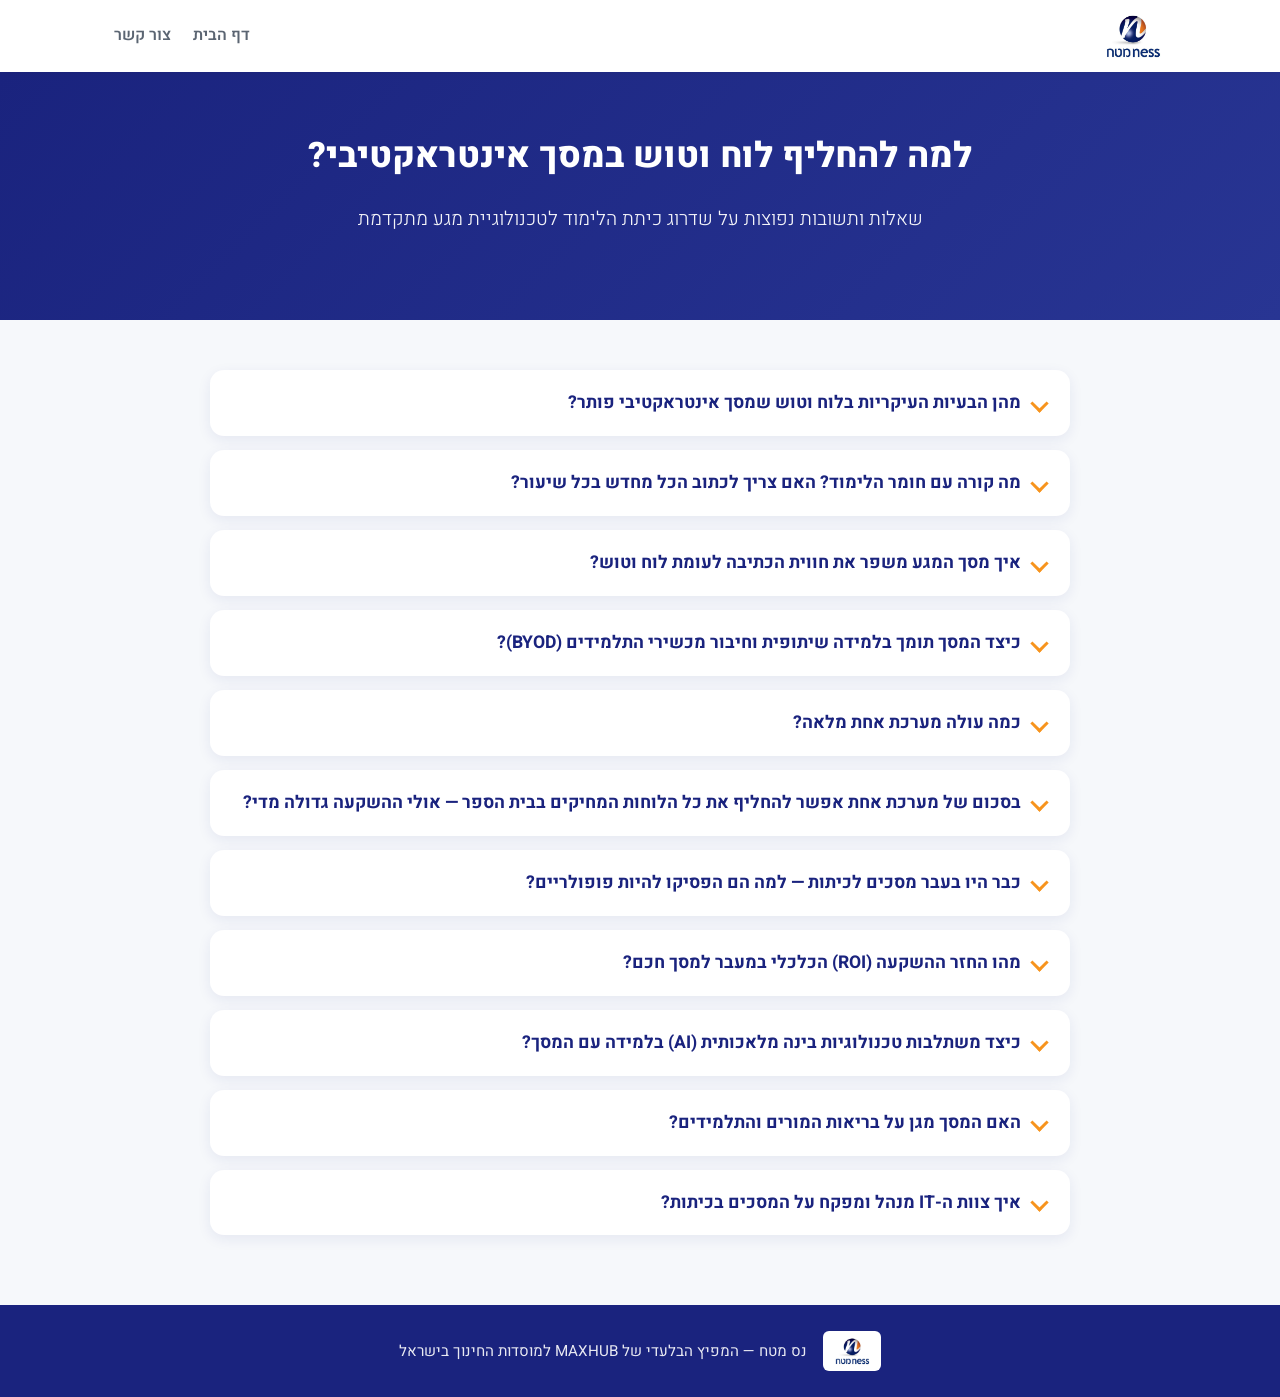
<file: faq.html>
<!DOCTYPE html>
<html lang="he" dir="rtl">
<head>
  <meta charset="UTF-8">
  <meta name="viewport" content="width=device-width, initial-scale=1.0">
  <title>שאלות ותשובות — MAXHUB | נס מטח</title>
  <meta name="description" content="שאלות ותשובות נפוצות על שדרוג כיתת הלימוד לטכנולוגיית מגע מתקדמת — למה להחליף לוח וטוש במסך אינטראקטיבי.">
  <link rel="icon" href="images/favicon.png">
  <link rel="preconnect" href="https://fonts.googleapis.com">
  <link rel="preconnect" href="https://fonts.gstatic.com" crossorigin>
  <link href="https://fonts.googleapis.com/css2?family=Heebo:wght@300;400;600;800&display=swap" rel="stylesheet">
  <link rel="stylesheet" href="style.css">
</head>
<body>

  <header class="site-header">
    <div class="container header-inner">
      <a class="logo-link" href="https://site.ness-matach.co.il/" target="_blank" rel="noopener">
        <img class="logo-img" src="images/ness-logo.jpg" alt="נס מטח">
      </a>
      <nav class="site-nav">
        <a href="index.html">דף הבית</a>
        <a href="index.html#contact">צור קשר</a>
      </nav>
    </div>
  </header>

  <section class="hero faq-hero">
    <div class="container">
      <h1>למה להחליף לוח וטוש במסך אינטראקטיבי?</h1>
      <p class="hero-sub">שאלות ותשובות נפוצות על שדרוג כיתת הלימוד לטכנולוגיית מגע מתקדמת</p>
    </div>
  </section>

  <main class="container">

    <section class="faq-page">
      <div class="faq">

      <details class="qa">
        <summary>מהן הבעיות העיקריות בלוח וטוש שמסך אינטראקטיבי פותר?</summary>
        <div class="answer">
          <p>לוח וטוש מסורתי יוצר מספר אתגרים מרכזיים בכיתה הלימודית:</p>
          <ul>
            <li><strong>אובדן קשב ומעורבות:</strong> קשה לשמור על ריכוז התלמידים בשיעורים ארוכים ללא אלמנטים ויזואליים ואינטראקטיביים.</li>
            <li><strong>סרבול טכנולוגי:</strong> בזבוז זמן יקר על חיבור כבלים, הגדרות ותקלות טכניות בעת שילוב מצגות.</li>
            <li><strong>קושי בלמידה היברידית:</strong> לוח וטוש אינו מאפשר לשלב בצורה חלקה תלמידים הלומדים מהבית יחד עם כיתה פרונטלית.</li>
          </ul>
        </div>
      </details>

      <details class="qa">
        <summary>מה קורה עם חומר הלימוד? האם צריך לכתוב הכל מחדש בכל שיעור?</summary>
        <div class="answer">
          <p>לא. מסך אינטראקטיבי מאפשר לנהל את תוכן השיעור בצורה דיגיטלית הוליסטית מקצה לקצה:</p>
          <ul>
            <li><strong>הכנה מראש:</strong> יצירת תכנים אינטראקטיביים בקלות לפני השיעור.</li>
            <li><strong>הקלטה בלחיצת כפתור:</strong> הקלטת השיעור, קול המורה ותוכן המסך באופן אוטומטי.</li>
            <li><strong>הפצה ונגישות:</strong> העלאה ישירה של השיעורים והסיכומים לשרתי בית הספר או ל-Moodle לטובת תלמידים שנעדרו או לצורך חזרה למבחנים.</li>
          </ul>
        </div>
      </details>

      <details class="qa">
        <summary>איך מסך המגע משפר את חווית הכתיבה לעומת לוח וטוש?</summary>
        <div class="answer">
          <p>מסכי מגע מתקדמים מציעים חווית כתיבה טבעית המדמה כתיבה על נייר או לוח, ללא החסרונות של טושים שמתייבשים או נמחקים באופן חלקי:</p>
          <ul>
            <li><strong>אפס השהיה (Near Zero Latency):</strong> התגובה של המסך מיידית וחלקה.</li>
            <li><strong>זיהוי עוצמת לחיצה:</strong> עובי הקו משתנה לפי עוצמת הלחיצה של המורה.</li>
            <li><strong>50 נקודות מגע בו-זמנית:</strong> מאפשר למספר משתתפים לכתוב ולעבוד על המסך בו-זמנית.</li>
          </ul>
        </div>
      </details>

      <details class="qa">
        <summary>כיצד המסך תומך בלמידה שיתופית וחיבור מכשירי התלמידים (BYOD)?</summary>
        <div class="answer">
          <p>בניגוד ללוח רגיל שבו רק המורה כותב, מסך אינטראקטיבי מאפשר למידה דו-כיוונית — תלמידים יכולים לשתף באופן אלחוטי את מסך הנייד, הטאבלט או הלפטופ שלהם:</p>
          <ul>
            <li><strong>תמיכה בכל הפרוטוקולים המובילים:</strong> AirPlay, Chromecast, Miracast ו-DLNA.</li>
            <li><strong>פיצול מסך חכם:</strong> הצגת עד 4 מסכי תלמידים במקביל (ועד 9 בתוכנות מתקדמות) להשוואה, עבודה בקבוצות וביקורת עמיתים.</li>
          </ul>
        </div>
      </details>

      <details class="qa">
        <summary>כמה עולה מערכת אחת מלאה?</summary>
        <div class="answer">
          <p>בתקופת ההרצה מחיר המערכת הוא רק 16,950 ש"ח בתוספת מע"מ. המחיר כולל:</p>
          <ul>
            <li><strong>מסך מגע 86 אינץ'</strong></li>
            <li><strong>מחשב מוטמע במערכת:</strong> מחשב Windows 11 מלא</li>
            <li><strong>שני לוחות מחיקים</strong> — מימין ומשמאל — לכתיבה מסורתית בטוש, מסונכרנים עם המסך הראשי</li>
            <li><strong>הובלה לאתר והתקנה מלאה</strong></li>
            <li><strong>שלוש שנים אחריות מלאה באתר</strong></li>
          </ul>
        </div>
      </details>

      <details class="qa">
        <summary>בסכום של מערכת אחת אפשר להחליף את כל הלוחות המחיקים בבית הספר — אולי ההשקעה גדולה מדי?</summary>
        <div class="answer">
          <p>בואו נפרק את הרכיבים כדי להבין את העלות האמיתית:</p>
          <ul>
            <li><strong>מחשב Windows</strong> חייב להיות בכל כיתה בכל מקרה — מחשב כזה עולה כ-3,000 ש"ח בפני עצמו.</li>
            <li><strong>המסך עצמו</strong> מחליף ערכת מקרן מלאה בכיתה — וגם לזה יש עלות ידועה.</li>
            <li><strong>שני לוחות מחיקים מסורתיים</strong> — <strong>כמו פעם</strong>, מסונכרנים למסך הראשי — למי שעדיין רוצה לכתוב בטוש.</li>
            <li><strong>שלוש שנות אחריות מלאה</strong> על שלושת הרכיבים — שלוש שנים בלי החלפת נורות למקרן ובלי תשלום על תיקוני מחשבים. גם זה שווה כסף.</li>
          </ul>
          <p>ומעבר לזה — יש דברים שקשה לכמת בכסף:</p>
          <p>כמה שיעורים פרטיים יחסכו לתלמידים בזכות היכולת להיכנס לענן הבית-ספרי ולצפות בשיעור מוקלט — עם המורה שהתלמיד מכיר, בסביבה שהוא מכיר ובמונחים שהוא מכיר?</p>
          <p>דמיינו שכבר יש לוחות חכמים בכל השכבה, וצריך מרתון חזרה למבחן במתמטיקה — אבל יש רק מורה זמין אחד. המורה מעביר שיעור סימולטני לכל השכבה מכיתה אחת: תלמיד מכיתה אחרת יכול לשאול שאלה, כולם רואים ושומעים אותו, והמורה משיב לו. האם אפשר לכמת יתרון כזה בכסף?</p>
          <p>את ברכת שנה טובה — ראש העיר ישדר ישירות מלשכתו לכלל התלמידים, בשידור חי לכל הכיתות... זה כבר שווה זהב!</p>
        </div>
      </details>

      <details class="qa">
        <summary>כבר היו בעבר מסכים לכיתות — למה הם הפסיקו להיות פופולריים?</summary>
        <div class="answer">
          <p>בעבר לא היה יצרן ברמה של MAXHUB העולמית שלקח על עצמו לייצר פתרון עובד — במיוחד לכיתות לימוד. הפתרון כולל:</p>
          <ul>
            <li>מסך עמיד למכות ולעבודה יומיומית בכיתה.</li>
            <li>זווית צפייה רחבה — התלמיד רואה היטב גם כשהוא יושב בזווית למסך.</li>
            <li>פיתוח תכנים ייעודי למסך.</li>
            <li>תמיכה ושלוש שנות אחריות על ידי נציגות רצינית בישראל — יבואן מוכר הפועל בתחום משנות ה-80.</li>
          </ul>
          <p>והפתרון מגיע בדיוק בזמן שהתנאים הבשילו בארץ: אינטרנט סיבים כמעט בכל בית ספר, מסכים התומכים ברזולוציית 4K, צבעים ורגישות שלא היו בעבר — וההחלטות הפדגוגיות והתקציב בידי המנהל/ת.</p>
          <p>יש מאות התקנות בעולם וכבר עשרות התקנות בארץ — עם ממליצים מרוצים.</p>
        </div>
      </details>

      <details class="qa">
        <summary>מהו החזר ההשקעה (ROI) הכלכלי במעבר למסך חכם?</summary>
        <div class="answer">
          <p>מעבר למסך אינטראקטיבי מייצר חיסכון כספי ישיר וארוך טווח:</p>
          <ul>
            <li><strong>חיסכון משמעותי בשיעורים פרטיים לתלמידים:</strong> תלמיד שנעדר צופה בשיעור המוקלט של המורה שלו — במקום שיעור פרטי בתשלום.</li>
            <li>ביטול הרכש השוטף של טושים, מוחקים וציוד מתכלה.</li>
            <li>חיסכון דרסטי בהדפסות, טונרים ונייר.</li>
            <li>ביטול הצורך בהחלפת נורות מקרן יקרות והתייעלות אנרגטית.</li>
            <li>עמידות גבוהה לאורך זמן בזכות זכוכית מוקשחת (Mohs Level 7) למניעת שריטות ושברים.</li>
          </ul>
        </div>
      </details>

      <details class="qa">
        <summary>כיצד משתלבות טכנולוגיות בינה מלאכותית (AI) בלמידה עם המסך?</summary>
        <div class="answer">
          <p>המסכים כוללים רכיבי מעבד ייעודיים ל-AI המאפשרים תכונות מתקדמות:</p>
          <ul>
            <li><strong>Circle &amp; Go:</strong> הקפת טקסט או אלמנט בעיגול על המסך לקבלת מידע מיידי מוויקיפדיה או תמונות מהרשת.</li>
            <li><strong>Live Subtitles:</strong> יצירת כתוביות ותרגום בזמן אמת עבור סרטונים המוקרנים בכיתה.</li>
            <li><strong>Video Pilot:</strong> חלוקה אוטומטית של סרטוני וידאו ארוכים לפרקים וסיכומים ממוקדים.</li>
          </ul>
        </div>
      </details>

      <details class="qa">
        <summary>האם המסך מגן על בריאות המורים והתלמידים?</summary>
        <div class="answer">
          <p>כן, למסכים אינטראקטיביים יש יתרון בריאותי בולט על פני לוח וטוש או מקרנים:</p>
          <ul>
            <li><strong>הגנה על העיניים:</strong> נטרול אור כחול ומניעת הבהובים (Flicker-Free בתקן TÜV הרשמי), יחד עם זווית צפייה רחבה וסינון השתקפויות (Anti-Glare).</li>
            <li><strong>היגיינה:</strong> זכוכית אנטי-בקטריאלית המונעת העברת חיידקים במגע של מורים ותלמידים במסך.</li>
            <li><strong>סביבה נקייה:</strong> ללא ריחות טושים או אבק גיר מזיק.</li>
          </ul>
        </div>
      </details>

      <details class="qa">
        <summary>איך צוות ה-IT מנהל ומפקח על המסכים בכיתות?</summary>
        <div class="answer">
          <p>מערכות ניהול בענן (כגון MAXHUB Pivot) מאפשרות לצוות המחשוב:</p>
          <ul>
            <li>לעדכן גרסאות, להדליק/לכבות מסכים ולפתור תקלות מרחוק מבלי להגיע פיזית לכיתה.</li>
            <li>לשדר הודעות חירום, התראות או לוחות זמנים באופן מיידי לכל המסכים בבית הספר בו-זמנית.</li>
            <li>לקבל דוחות על זמני שימוש לצורך התייעלות באנרגיה ומשאבים.</li>
          </ul>
        </div>
      </details>
      </div>
    </section>

  </main>

  <footer class="site-footer">
    <div class="container footer-inner">
      <img class="footer-logo" src="images/ness-logo.jpg" alt="נס מטח">
      <p>נס מטח — המפיץ הבלעדי של MAXHUB למוסדות החינוך בישראל</p>
    </div>
  </footer>

</body>
</html>
</file>
<file: style.css>
:root {
  --brand: #1a237e;
  --accent: #f7941e;
  --text: #222;
  --muted: #5b6572;
  --bg: #f6f8fb;
}

* { box-sizing: border-box; margin: 0; padding: 0; }

html { scroll-behavior: smooth; }

body {
  font-family: 'Heebo', 'Segoe UI', Arial, sans-serif;
  color: var(--text);
  background: var(--bg);
  line-height: 1.7;
}

.container {
  max-width: 1100px;
  margin: 0 auto;
  padding: 0 24px;
}

/* Header */
.site-header {
  position: sticky;
  top: 0;
  z-index: 10;
  background: #fff;
  box-shadow: 0 2px 8px rgba(0,0,0,.06);
}

.header-inner {
  display: flex;
  align-items: center;
  justify-content: space-between;
  padding-top: 10px;
  padding-bottom: 10px;
}

.logo-link { display: flex; align-items: center; }

.logo-img {
  height: 52px;
  width: auto;
  display: block;
}

.site-nav { display: flex; gap: 22px; }

.site-nav a {
  color: var(--muted);
  text-decoration: none;
  font-weight: 600;
  transition: color .2s;
}

.site-nav a:hover { color: var(--accent); }

/* Hero */
.hero {
  background: linear-gradient(135deg, var(--brand), #283593);
  color: #fff;
  text-align: center;
  padding: 80px 0;
}

.hero h1 {
  font-size: 2.9rem;
  font-weight: 800;
}

.hero-sub {
  margin: 16px 0 30px;
  font-size: 1.2rem;
  font-weight: 300;
  opacity: .95;
}

.btn {
  display: inline-block;
  background: var(--accent);
  color: #fff;
  padding: 12px 32px;
  border-radius: 30px;
  text-decoration: none;
  font-weight: 600;
  transition: transform .2s, box-shadow .2s;
}

.btn:hover {
  transform: translateY(-2px);
  box-shadow: 0 6px 16px rgba(247,148,30,.4);
}

/* Feature sections — full-width banners */
.feature { padding: 60px 0 20px; }

.feature h2 {
  font-size: 1.9rem;
  color: var(--brand);
  margin-bottom: 12px;
  text-align: center;
}

.feature .lead {
  font-size: 1.1rem;
  color: var(--muted);
  max-width: 760px;
  margin: 0 auto 28px;
  text-align: center;
}

.feature-banner {
  width: 100%;
  border-radius: 14px;
  box-shadow: 0 10px 30px rgba(26,35,126,.18);
  display: block;
}

/* Compare — boring classroom vs MAXHUB */
.compare {
  display: grid;
  grid-template-columns: 1fr 1fr;
  gap: 24px;
}

.compare-card {
  border-radius: 14px;
  overflow: hidden;
  background: #fff;
  box-shadow: 0 10px 30px rgba(26,35,126,.18);
}

.compare-card img {
  width: 100%;
  aspect-ratio: 16 / 10;
  object-fit: cover;
  display: block;
}

.compare-card figcaption {
  padding: 14px 18px;
  text-align: center;
  font-weight: 600;
  font-size: 1.05rem;
  color: var(--brand);
}

/* Why Ness */
.why-ness { padding: 60px 0 20px; }

.why-ness h2 {
  font-size: 1.9rem;
  color: var(--brand);
  text-align: center;
  margin-bottom: 30px;
}

.cards {
  display: grid;
  grid-template-columns: repeat(3, 1fr);
  gap: 24px;
}

.card {
  background: #fff;
  border-radius: 14px;
  padding: 28px 24px;
  box-shadow: 0 6px 20px rgba(26,35,126,.10);
  border-top: 4px solid var(--accent);
}

.card h3 {
  color: var(--brand);
  margin-bottom: 10px;
  font-size: 1.2rem;
}

.card p { color: var(--muted); font-size: .98rem; }

/* CEO quote */
.ceo-quote {
  text-align: center;
  padding: 60px 0;
}

.ceo-quote blockquote {
  font-size: 1.6rem;
  font-weight: 600;
  color: var(--brand);
  max-width: 720px;
  margin: 0 auto 12px;
}

.ceo-name { color: var(--muted); font-weight: 600; }

.link-more {
  display: inline-block;
  margin-top: 10px;
  color: var(--accent);
  font-weight: 600;
  text-decoration: none;
}

.link-more:hover { text-decoration: underline; }

/* Videos */
.videos { padding: 60px 0 20px; }

.videos h2 {
  font-size: 1.9rem;
  color: var(--brand);
  text-align: center;
  margin-bottom: 8px;
}

.videos .lead {
  text-align: center;
  color: var(--muted);
  margin-bottom: 28px;
}

.video-layout {
  display: grid;
  grid-template-columns: 1.5fr 1fr;
  gap: 24px;
  align-items: start;
}

.video-frame { position: sticky; top: 90px; }

.video-frame iframe,
.video-frame video,
#ytplayer {
  width: 100%;
  aspect-ratio: 16 / 9;
  border: 0;
  border-radius: 14px;
  box-shadow: 0 8px 24px rgba(26,35,126,.15);
  background: #000;
  display: block;
}

.overview-video {
  position: static;
  max-width: 860px;
  margin: 0 auto;
}

.chapters {
  list-style: none;
  display: flex;
  flex-direction: column;
  gap: 8px;
}

.chapters button {
  width: 100%;
  display: flex;
  align-items: baseline;
  gap: 10px;
  text-align: right;
  font-family: inherit;
  font-size: .95rem;
  line-height: 1.4;
  color: var(--text);
  background: #fff;
  border: 1px solid #e2e8f0;
  border-radius: 10px;
  padding: 10px 14px;
  cursor: pointer;
  transition: border-color .2s, background .2s;
}

.chapters button:hover { border-color: var(--accent); }

.chapters button.active {
  background: #fff4e6;
  border-color: var(--accent);
}

.ch-time {
  font-weight: 700;
  color: var(--brand);
  direction: ltr;
  unicode-bidi: embed;
  flex-shrink: 0;
}

/* Contact */
.contact {
  text-align: center;
  padding: 20px 0 80px;
}

.contact h2 {
  font-size: 1.9rem;
  color: var(--brand);
  margin-bottom: 8px;
}

.contact .lead { color: var(--muted); margin-bottom: 28px; }

.contact-actions {
  display: flex;
  justify-content: center;
  align-items: stretch;
  gap: 20px;
  flex-wrap: wrap;
  margin-bottom: 28px;
}

.mail-btn,
.whatsapp-btn {
  display: flex;
  align-items: center;
  gap: 14px;
  font-weight: 700;
  font-size: 1.1rem;
  border-radius: 14px;
  padding: 20px 34px;
  text-decoration: none;
  transition: transform .2s;
}

.mail-btn {
  background: var(--brand);
  color: #fff;
  box-shadow: 0 6px 20px rgba(26,35,126,.30);
}

.mail-btn svg { width: 30px; height: 30px; flex-shrink: 0; }

.whatsapp-btn {
  background: #25d366;
  color: #fff;
  box-shadow: 0 6px 20px rgba(37,211,102,.35);
}

.whatsapp-btn img { width: 30px; height: 30px; flex-shrink: 0; }

.mail-btn:hover,
.whatsapp-btn:hover { transform: translateY(-3px); }

.btn-text {
  display: flex;
  flex-direction: column;
  align-items: flex-start;
  line-height: 1.4;
  text-align: right;
}

.btn-text small {
  font-weight: 400;
  font-size: .85rem;
  opacity: .9;
}

.links-row {
  display: flex;
  justify-content: center;
  flex-wrap: wrap;
  gap: 24px;
}

.links-row a {
  color: var(--brand);
  font-weight: 600;
  text-decoration: none;
}

.links-row a:hover { color: var(--accent); }

/* FAQ accordion */
.faq-hero { padding: 55px 0; }

.faq-page { padding: 50px 0 70px; }

.faq-hero h1 { font-size: 2.2rem; }

.faq {
  max-width: 860px;
  margin: 0 auto;
  display: flex;
  flex-direction: column;
  gap: 14px;
}

.qa {
  background: #fff;
  border-radius: 14px;
  box-shadow: 0 4px 14px rgba(26,35,126,.08);
  overflow: hidden;
}

.qa summary {
  list-style: none;
  cursor: pointer;
  padding: 18px 24px;
  font-weight: 700;
  font-size: 1.1rem;
  color: var(--brand);
  display: flex;
  align-items: center;
  gap: 12px;
  transition: color .2s;
}

.qa summary::-webkit-details-marker { display: none; }

.qa summary::before {
  content: "";
  flex-shrink: 0;
  width: 10px;
  height: 10px;
  border-inline-end: 3px solid var(--accent);
  border-bottom: 3px solid var(--accent);
  transform: rotate(-45deg);
  transition: transform .25s;
}

.qa[open] summary::before { transform: rotate(45deg); }

.qa summary:hover { color: var(--accent); }

.qa .answer {
  padding: 0 24px 20px;
  color: var(--text);
}

.qa .answer p { margin-bottom: 10px; }

.qa .answer ul { padding-inline-start: 22px; }

.qa .answer li { margin-bottom: 8px; }

.qa .answer strong { color: var(--brand); }

/* Footer */
.site-footer {
  background: var(--brand);
  color: #fff;
  padding: 26px 0;
}

.footer-inner {
  display: flex;
  align-items: center;
  justify-content: center;
  gap: 16px;
  flex-wrap: wrap;
}

.footer-logo {
  height: 40px;
  border-radius: 6px;
  background: #fff;
  padding: 4px 8px;
}

.site-footer p { opacity: .9; font-size: .95rem; }

/* Mobile */
@media (max-width: 800px) {
  .cards { grid-template-columns: 1fr; }
  .compare { grid-template-columns: 1fr; }
  .video-layout { grid-template-columns: 1fr; }
  .video-frame { position: static; }
  .contact-actions { flex-direction: column; align-items: stretch; }
  .mail-btn,
  .whatsapp-btn { padding: 16px 20px; font-size: 1rem; justify-content: center; }
  .hero { padding: 55px 0; }
  .hero h1 { font-size: 2rem; }
  .hero-sub { font-size: 1.05rem; }
  .feature { padding: 40px 0 12px; }
  .videos { padding: 40px 0 12px; }
  .site-nav { gap: 12px; font-size: .85rem; flex-wrap: wrap; justify-content: flex-end; }
  .logo-img { height: 42px; }
}
</file>
